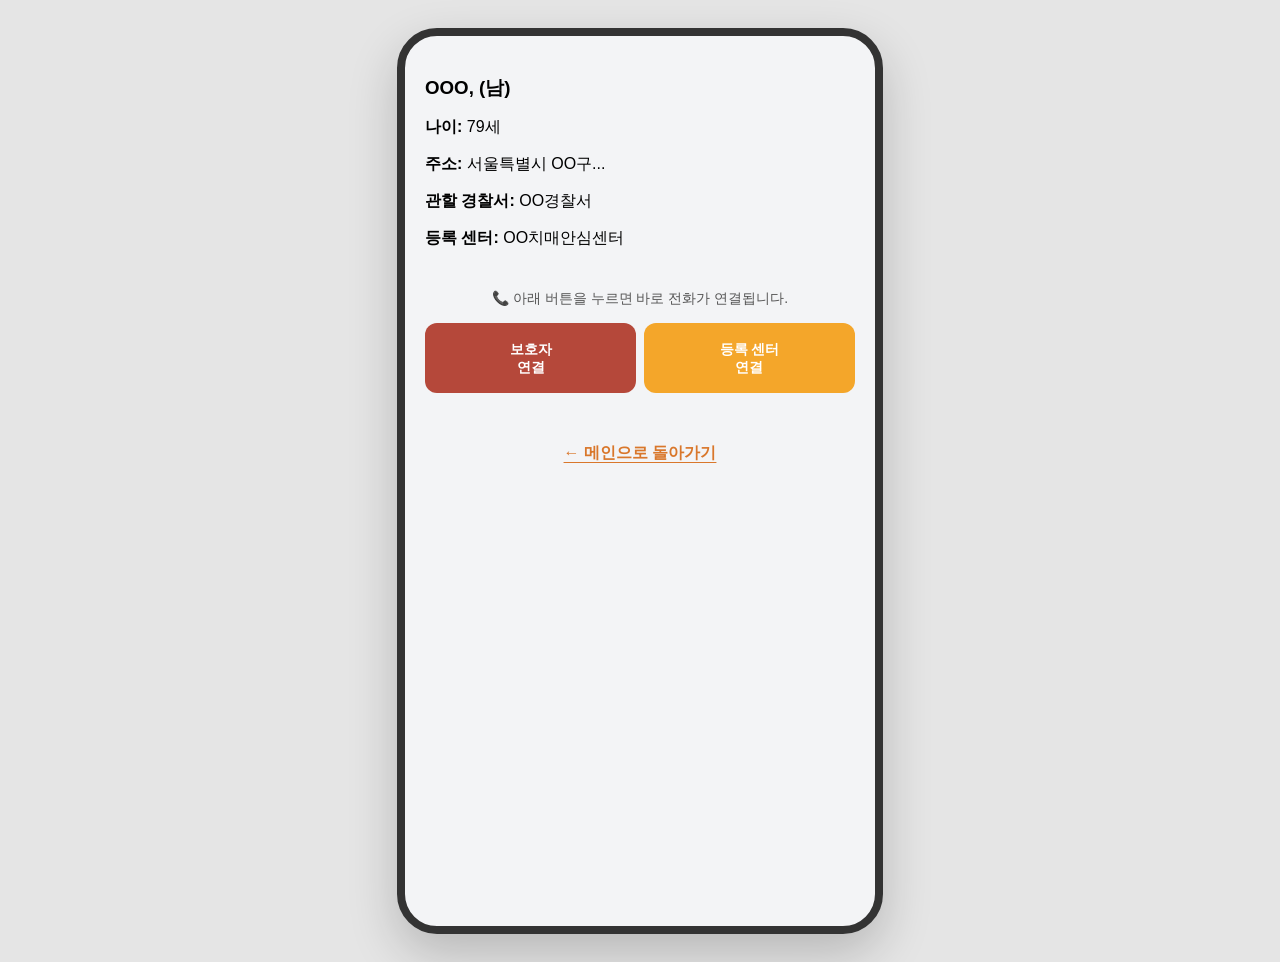
<file: user.html>
<!DOCTYPE html>
<html lang="ko">
<head>
  <meta charset="UTF-8">
  <meta name="viewport" content="width=device-width, initial-scale=1.0, maximum-scale=1.0, user-scalable=no">
  <title>어르신 정보 - 마중</title>
  <link rel="stylesheet" href="style.css">
</head>
<body>

<div class="container">
  <div class="profile"></div>

  <div class="guide-box">
    <h3 style="margin-bottom:15px;">OOO, (남)</h3>
    <p><strong>나이:</strong> 79세</p>
    <p><strong>주소:</strong> 서울특별시 OO구...</p>
    <p><strong>관할 경찰서:</strong> OO경찰서</p>
    <p><strong>등록 센터:</strong> OO치매안심센터</p>
  </div>

  <p class="desc">📞 아래 버튼을 누르면 바로 전화가 연결됩니다.</p>

  <div class="btn-group">
    <a id="callBtn" class="btn red">보호자<br>연결</a>
    <a id="centerBtn" class="btn orange">등록 센터<br>연결</a>
  </div>

  <a href="index.html" class="info-link">← 메인으로 돌아가기</a>
</div>

<script src="script.js"></script>
</body>
</html>
</file>
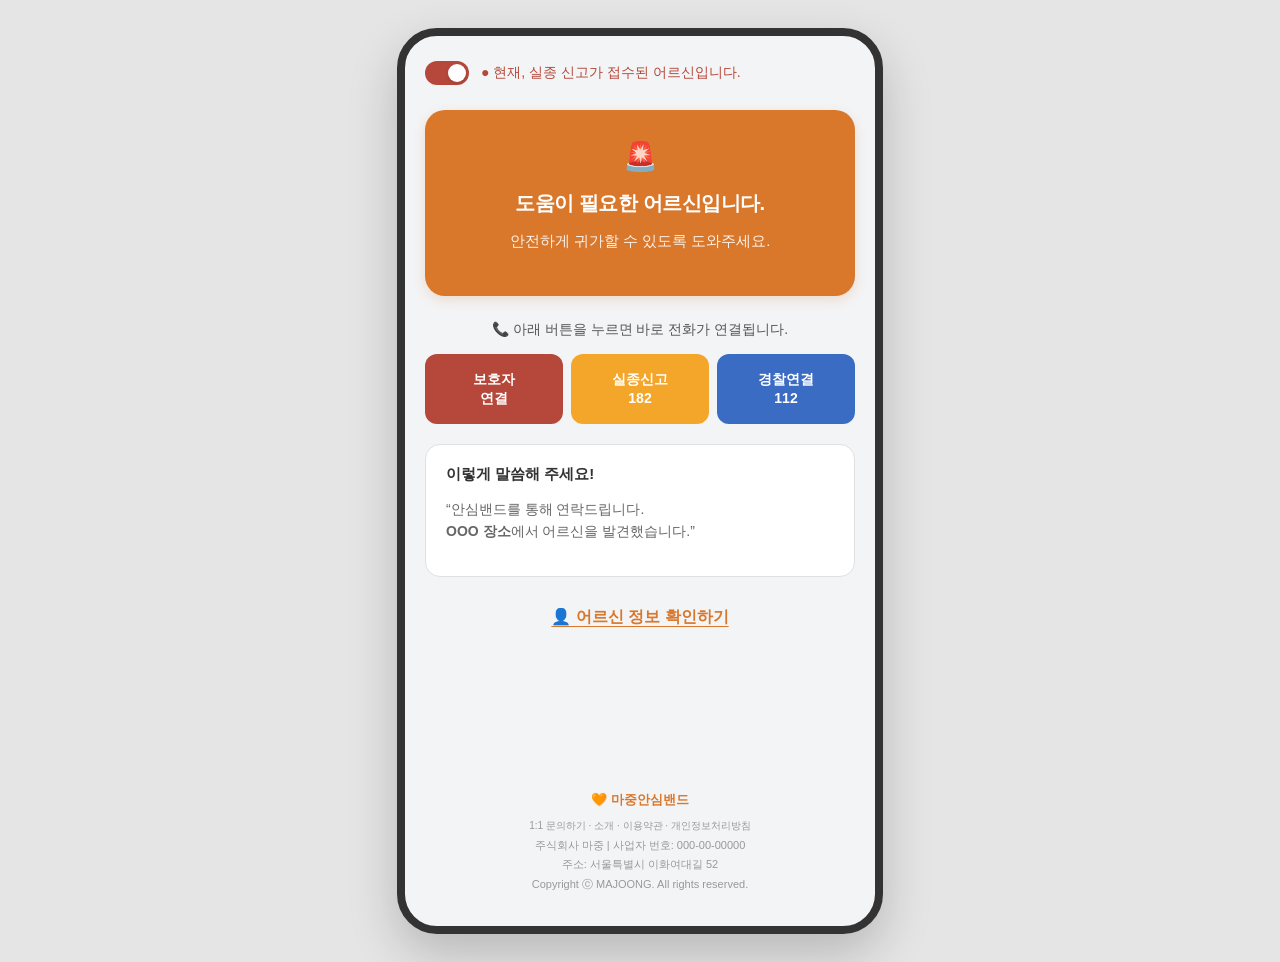
<file: xxindex.html>
<!DOCTYPE html>
<html lang="ko">
<head>
  <meta charset="UTF-8">
  <meta name="viewport" content="width=device-width, initial-scale=1.0, maximum-scale=1.0, user-scalable=no">
  <title>마중 NFC</title>
  <link rel="stylesheet" href="style.css">
</head>
<body>

<div class="container">

  <div class="top-bar">
    <div class="toggle active" id="toggle"></div> 
    <span id="statusText">
      <span class="dot">●</span> 현재, 실종 신고가 접수된 어르신입니다.
    </span>
  </div>

  <div class="content-wrapper">
    
    <div class="main-card">
      <div class="siren">🚨</div>
      <h2>도움이 필요한 어르신입니다.</h2>
      <p>안전하게 귀가할 수 있도록 도와주세요.</p>
    </div>

    <p class="desc">
      📞 아래 버튼을 누르면 바로 전화가 연결됩니다.
    </p>

    <div class="btn-group">
      <a id="callBtn" href="tel:01000000000" class="btn red">보호자<br>연결</a>
      <a href="tel:182" class="btn orange">실종신고<br>182</a>
      <a href="tel:112" class="btn blue">경찰연결<br>112</a>
    </div>

    <div class="speech">
      <b>이렇게 말씀해 주세요!</b>
      <p>
        “안심밴드를 통해 연락드립니다.<br>
        <strong>OOO 장소</strong>에서 어르신을 발견했습니다.”
      </p>
    </div>

    <div class="info-link-container" style="text-align: center; margin-top: 15px;">
      <a id="infoBtn" href="user.html" class="info-link">
        👤 어르신 정보 확인하기
      </a>
    </div>

  </div> <div class="footer">
    <p class="brand">🧡 마중안심밴드</p>
    <div class="footer-links" style="font-size: 10px; color: #999; margin-bottom: 5px;">
      1:1 문의하기 · 소개 · 이용약관 · 개인정보처리방침
    </div>
    <p class="small">주식회사 마중 | 사업자 번호: 000-00-00000</p>
    <p class="small">주소: 서울특별시 이화여대길 52</p>
    <p class="small">Copyright ⓒ MAJOONG. All rights reserved.</p>
  </div>

</div>

<script src="script.js"></script>

</body>
</html>
</file>
<file: style.css>
{
  margin: 0;
  padding: 0;
  box-sizing: border-box;
  -webkit-tap-highlight-color: transparent;
}

body {
  font-family: 'Apple SD Gothic Neo', 'Noto Sans KR', sans-serif;
  background-color: #e5e5e5;
  display: flex;
  justify-content: center;
  align-items: center;
  min-height: 100vh;
  overflow: hidden; /* 바디 스크롤 방지 */
}

/* 2. 앱 컨테이너 */
.container {
  width: 100%;
  max-width: 430px;
  height: 100vh; /* 전체 높이 */
  background: #f3f4f6;
  position: relative;
  display: flex;
  flex-direction: column;
  overflow-y: auto; /* 내부 콘텐츠 길어질 때만 스크롤 */
  padding: 20px;
  
  -ms-overflow-style: none;
  scrollbar-width: none;
}

.container::-webkit-scrollbar {
  display: none;
}

@media (min-width: 600px) {
  .container {
    height: 850px; /* 고정 높이 */
    border-radius: 40px;
    border: 8px solid #333; /* 베젤 */
    box-shadow: 0 20px 50px rgba(0,0,0,0.2);
    margin: 20px;
  }
}

.top-bar {
  display: flex;
  align-items: center;
  gap: 12px;
  margin-bottom: 20px;
  padding: 5px 0;
}

.toggle {
  width: 44px;
  height: 24px;
  background: #ccc;
  border-radius: 20px;
  position: relative;
  transition: background 0.3s;
  cursor: pointer;
  flex-shrink: 0;
}

.toggle::after {
  content: "";
  width: 18px;
  height: 18px;
  background: white;
  position: absolute;
  top: 3px;
  left: 3px;
  border-radius: 50%;
  transition: 0.3s;
  box-shadow: 0 2px 4px rgba(0,0,0,0.1);
}

.toggle.active {
  background: #b5483a;
}

.toggle.active::after {
  left: 23px;
}

#statusText {
  font-size: 14px;
  font-weight: 500;
  color: #b5483a;
}

/* 4. 메인 알림 카드 */
.main-card {
  background: #d9772b;
  color: white;
  padding: 30px 20px;
  border-radius: 20px;
  text-align: center;
  box-shadow: 0 4px 12px rgba(217, 119, 43, 0.2);
}

.siren {
  font-size: 28px;
  margin-bottom: 12px;
  display: block;
}

.main-card h2 {
  font-size: 20px;
  font-weight: 800;
  margin-bottom: 8px;
  letter-spacing: -0.5px;
}

.main-card p {
  font-size: 15px;
  opacity: 0.9;
}

.desc {
  text-align: center;
  margin: 25px 0 15px;
  color: #555;
  font-size: 14px;
}

.btn-group {
  display: flex;
  gap: 8px;
  margin-bottom: 20px;
}

.btn {
  flex: 1;
  display: flex;
  flex-direction: column;
  justify-content: center;
  align-items: center;
  text-align: center;
  height: 70px;
  border-radius: 12px;
  color: white;
  text-decoration: none;
  font-weight: bold;
  font-size: 14px;
  line-height: 1.3;
  transition: transform 0.1s;
}

.btn:active {
  transform: scale(0.96);
}

.red { background: #b5483a; }
.orange { background: #f4a62a; }
.blue { background: #3b6cc4; }

.speech {
  background: #ffffff;
  padding: 20px;
  border-radius: 15px;
  margin-top: 10px;
  border: 1px solid #e0e0e0;
}

.speech b {
  display: block;
  color: #333;
  margin-bottom: 8px;
  font-size: 15px;
}

.speech p {
  font-size: 14px;
  color: #666;
  line-height: 1.6;
}

.info-link {
  display: block;
  text-align: center;
  margin: 30px 0;
  color: #d9772b;
  text-decoration: underline;
  text-underline-offset: 4px;
  font-weight: bold;
  font-size: 16px;
}

/* 7. 푸터 영역 */
.footer {
  text-align: center;
  margin-top: auto;
  padding: 30px 0 10px;
}

.brand {
  color: #d9772b;
  font-weight: bold;
  font-size: 13px;
  margin-bottom: 10px;
}

.small {
  font-size: 11px;
  color: #999;
  margin: 4px 0;
  line-height: 1.4;
}
</file>
